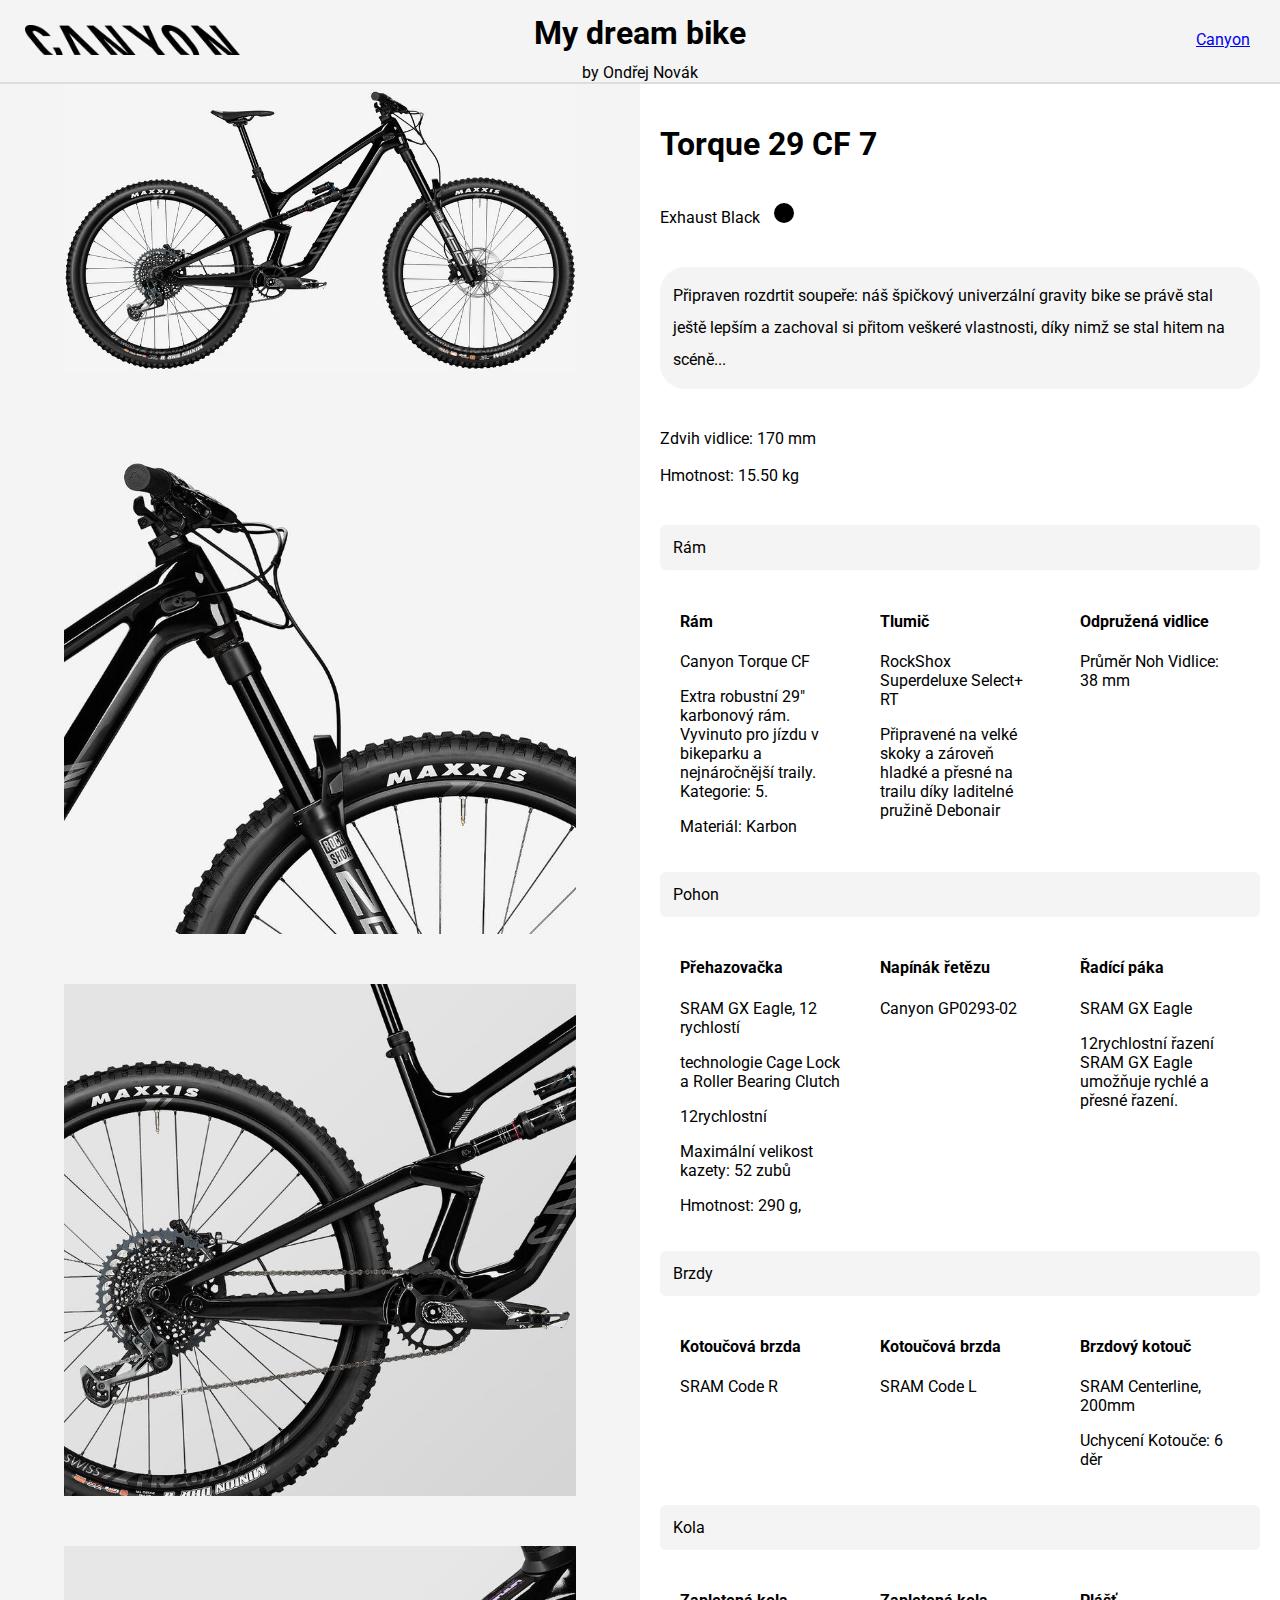
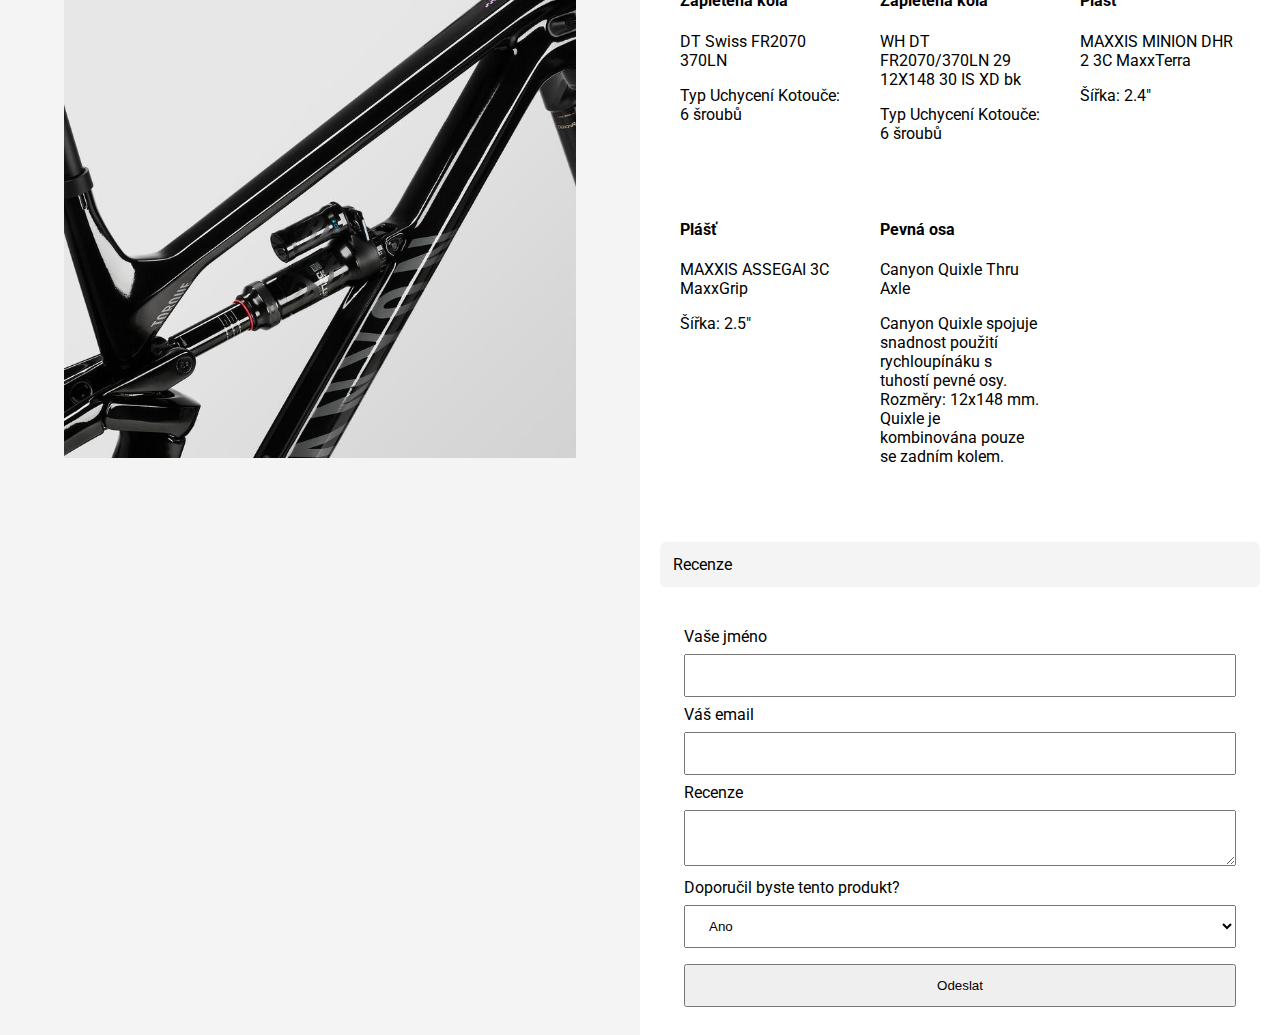
<file: new/index.html>
<!DOCTYPE html>
<html>
  <head>
    <meta charset="utf-8" />
    <title>Canyon Torque 29 CF 7</title>
    <link rel="stylesheet" href="style.css" />
    <link rel="preconnect" href="https://fonts.googleapis.com" />
    <link rel="preconnect" href="https://fonts.gstatic.com" crossorigin />
    <link
      href="https://fonts.googleapis.com/css2?family=Roboto&display=swap"
      rel="stylesheet"
    />
  </head>

  <body>
    <nav>
      <div class="full-width">
        <img class="logo" src="images/logo.webp" height="30" />
      </div>

      <div class="full-width centered">
        <div>
          <h1 class="title">My dream bike</h1>
          <p class="subtitle">by Ondřej Novák</p>
        </div>
      </div>

      <div class="full-width right">
        <a href="https://www.canyon.com/en-cz/" target="_blank"
          ><p class="nav-url">Canyon</p></a
        >
      </div>
    </nav>

    <div class="beginning">
      <div class="image-section">
        <img class="image" src="images/bike1.webp" />
        <img class="image" src="images/bike2.jpg" />
        <img class="image" src="images/bike3.jpg" />
        <img class="image" src="images/bike4.jpg" />
      </div>
      <div class="info">
        <h1>Torque 29 CF 7</h1>
        <p class="margin">Exhaust Black <span class="dot"></span></p>

        <p class="shortdescription">
          Připraven rozdrtit soupeře: náš špičkový univerzální gravity bike se
          právě stal ještě lepším a zachoval si přitom veškeré vlastnosti, díky
          nimž se stal hitem na scéně...
        </p>

        <div class="group margin">
          <p>Zdvih vidlice: 170 mm</p>
          <p>Hmotnost: 15.50 kg</p>
        </div>

        <div class="section-name">Rám</div>
        <div class="grid">
          <div class="padding">
            <h4>Rám</h4>
            <p>Canyon Torque CF</p>
            <p>
              Extra robustní 29" karbonový rám. Vyvinuto pro jízdu v bikeparku a
              nejnáročnější traily. Kategorie: 5.
            </p>
            <p>Materiál: Karbon</p>
          </div>
          <div class="padding">
            <h4>Tlumič</h4>
            <p>RockShox Superdeluxe Select+ RT</p>
            <p>
              Připravené na velké skoky a zároveň hladké a přesné na trailu díky
              laditelné pružině Debonair
            </p>
          </div>
          <div class="padding">
            <h4>Odpružená vidlice</h4>
            <p>Průměr Noh Vidlice: 38 mm</p>
          </div>
        </div>

        <div class="section-name">Pohon</div>
        <div class="grid">
          <div class="padding">
            <h4>Přehazovačka</h4>
            <p>SRAM GX Eagle, 12 rychlostí</p>
            <p>technologie Cage Lock a Roller Bearing Clutch</p>
            <p>12rychlostní</p>
            <p>Maximální velikost kazety: 52 zubů</p>
            <p>Hmotnost: 290 g,</p>
          </div>
          <div class="padding">
            <h4>Napínák řetězu</h4>
            <p>Canyon GP0293-02</p>
          </div>
          <div class="padding">
            <h4>Řadící páka</h4>
            <p>SRAM GX Eagle</p>
            <p>
              12rychlostní řazení SRAM GX Eagle umožňuje rychlé a přesné řazení.
            </p>
          </div>
        </div>

        <div class="section-name">Brzdy</div>
        <div class="grid">
          <div class="padding">
            <h4>Kotoučová brzda</h4>
            <p>SRAM Code R</p>
          </div>
          <div class="padding">
            <h4>Kotoučová brzda</h4>
            <p>SRAM Code L</p>
          </div>
          <div class="padding">
            <h4>Brzdový kotouč</h4>
            <p>SRAM Centerline, 200mm</p>
            <p>Uchycení Kotouče: 6 děr</p>
          </div>
        </div>

        <div class="section-name">Kola</div>
        <div class="grid">
          <div class="padding">
            <h4>Zapletená kola</h4>
            <p>DT Swiss FR2070 370LN</p>
            <p>Typ Uchycení Kotouče: 6 šroubů</p>
          </div>
          <div class="padding">
            <h4>Zapletená kola</h4>
            <p>WH DT FR2070/370LN 29 12X148 30 IS XD bk</p>
            <p>Typ Uchycení Kotouče: 6 šroubů</p>
          </div>
          <div class="padding">
            <h4>Plášť</h4>
            <p>MAXXIS MINION DHR 2 3C MaxxTerra</p>
            <p>Šířka: 2.4"</p>
          </div>
          <div class="padding">
            <h4>Plášť</h4>
            <p>MAXXIS ASSEGAI 3C MaxxGrip</p>
            <p>Šířka: 2.5"</p>
          </div>
          <div class="padding">
            <h4>Pevná osa</h4>
            <p>Canyon Quixle Thru Axle</p>
            <p>
              Canyon Quixle spojuje snadnost použití rychloupínáku s tuhostí
              pevné osy. Rozměry: 12x148 mm. Quixle je kombinována pouze se
              zadním kolem.
            </p>
          </div>
        </div>

        <div class="section-name margin">Recenze</div>
        <form>
          <label for="name">Vaše jméno</label>
          <input type="text" id="name" name="name" />

          <label for="email">Váš email</label>
          <input type="email" id="email" name="email" />

          <label for="message">Recenze</label>
          <textarea id="message" name="message"></textarea>

          <label for="recommend">Doporučil byste tento produkt?</label>
          <select name="recommend" id="recommend">
            <option value="yes">Ano</option>
            <option value="no">Ne</option>
            <option value="maybe">Možná</option>
          </select>

          <input type="submit" value="Odeslat" />
        </form>
      </div>
    </div>
  </body>
</html>
</file>
<file: new/style.css>
body {
  font-family: "Roboto", sans-serif;
  margin: 0;
}

nav {
  border-bottom: solid;
  border-color: #dddddd;
  border-width: 2px;

  position: relative;
  background-color: #f4f4f4;
  height: 82px;

  display: flex;
}

.centered {
  display: flex;
  justify-content: center;
}
.right {
  display: flex;
  justify-content: end;
}
.full-width {
  width: 100%;
}

.logo {
  padding: 25px;
}

.title {
  margin: 0;
  padding: 14px;
  padding-bottom: 3px;
}
.subtitle {
  margin: 0;
  padding: 8px;
  text-align: center;
}
.nav-url {
  margin: 30px;
}

.beginning {
  display: flex;
}

.image-section {
  min-width: 50%;
  background-color: #f4f4f4;
}

.image {
  width: 80%;
  margin: auto;
  display: block;
  margin-bottom: 50px;
}

.info {
  padding: 20px;
}

.dot {
  height: 20px;
  width: 20px;
  background-color: black;
  border-radius: 50%;
  display: inline-block;
  margin-left: 10px;
}

.shortdescription {
  line-height: 2;
  padding: 10px;

  border-style: solid;
  border-radius: 25px;
  border-color: #f4f4f4;
  background-color: #f4f4f4;
}

.group > p {
  margin-top: 18px;
  margin-bottom: 0;
}

.margin {
  margin-top: 40px;
  margin-bottom: 40px;
}
.padding {
  padding: 20px;
}

.section-name {
  padding: 10px;
  border-style: solid;
  border-radius: 6px;
  border-color: #f4f4f4;
  background-color: #f4f4f4;
}

.grid {
  display: grid;
  grid-auto-flow: row;
  grid-template-columns: repeat(3, 1fr);
}

input,
textarea,
select {
  width: 100%;
  padding: 12px 20px;
  margin: 8px 0;
  box-sizing: border-box;
}

form {
  padding-left: 4%;
  padding-right: 4%;
}
</file>
